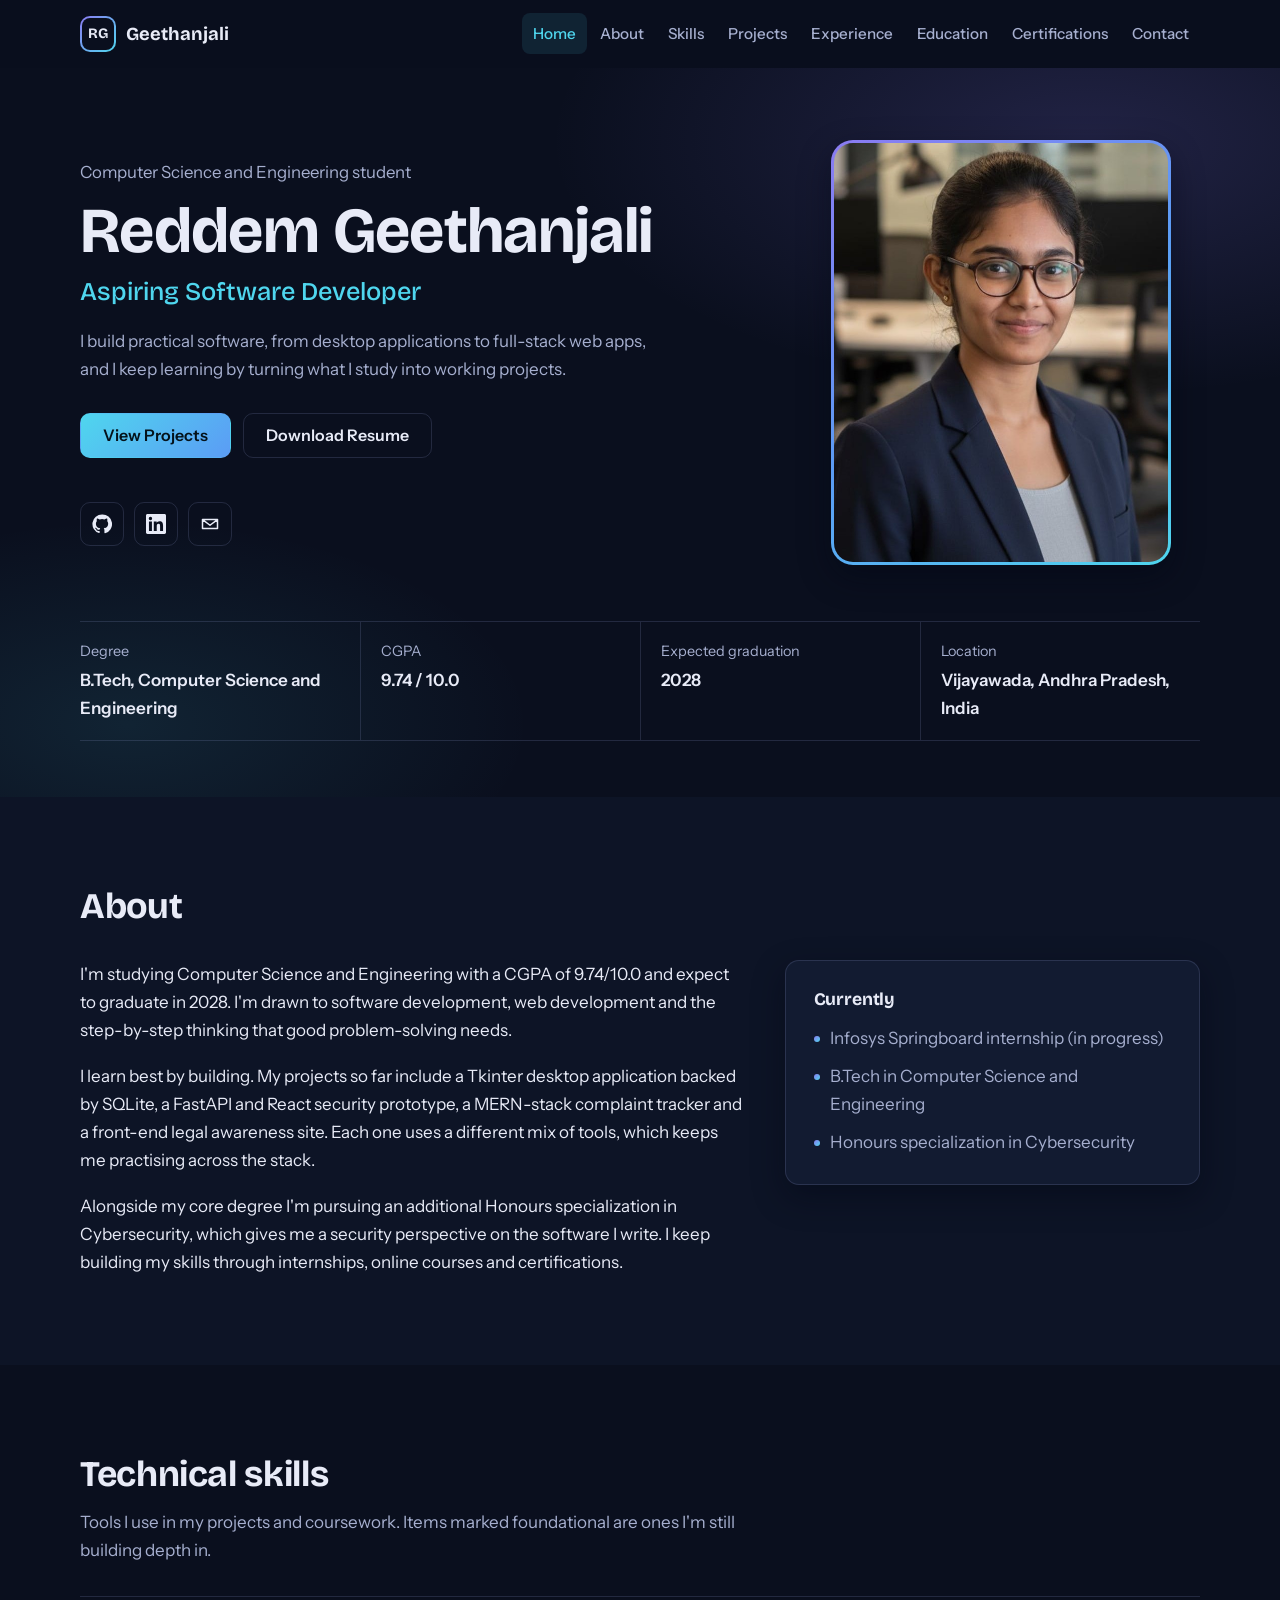
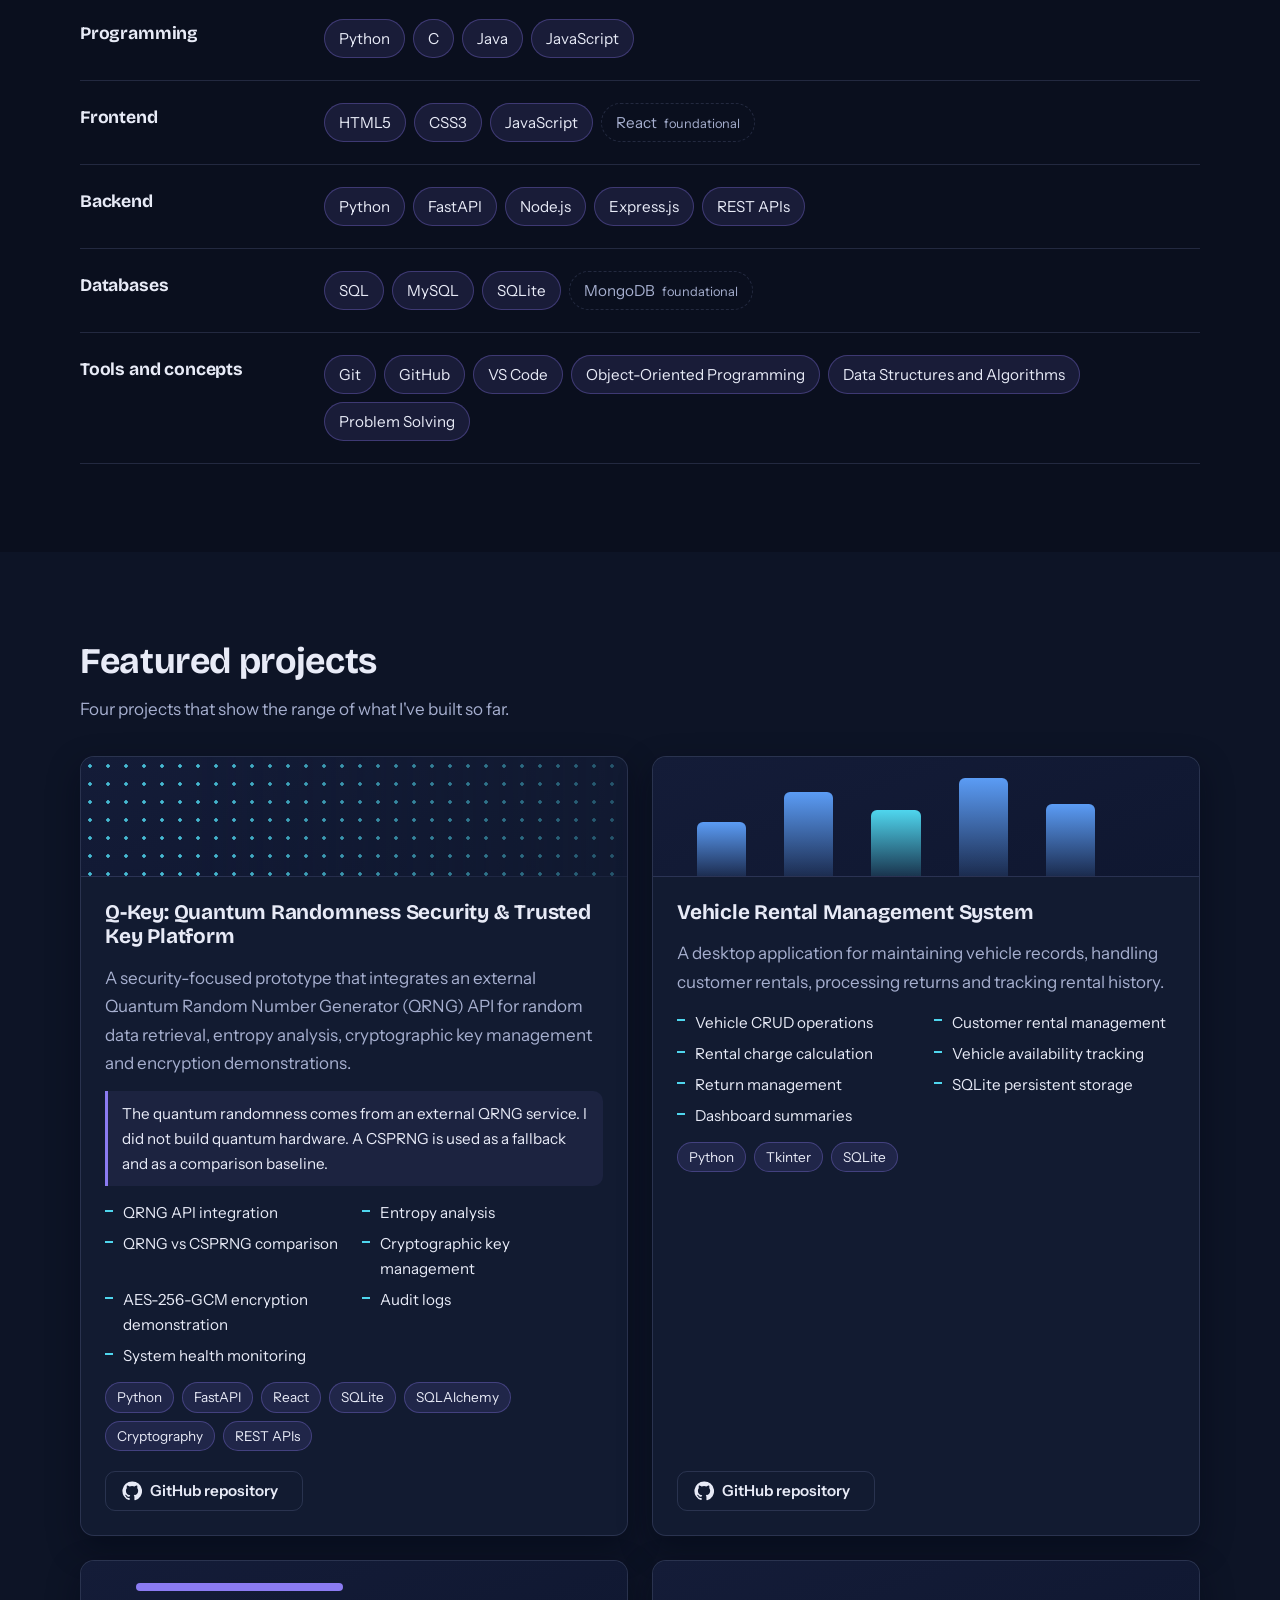
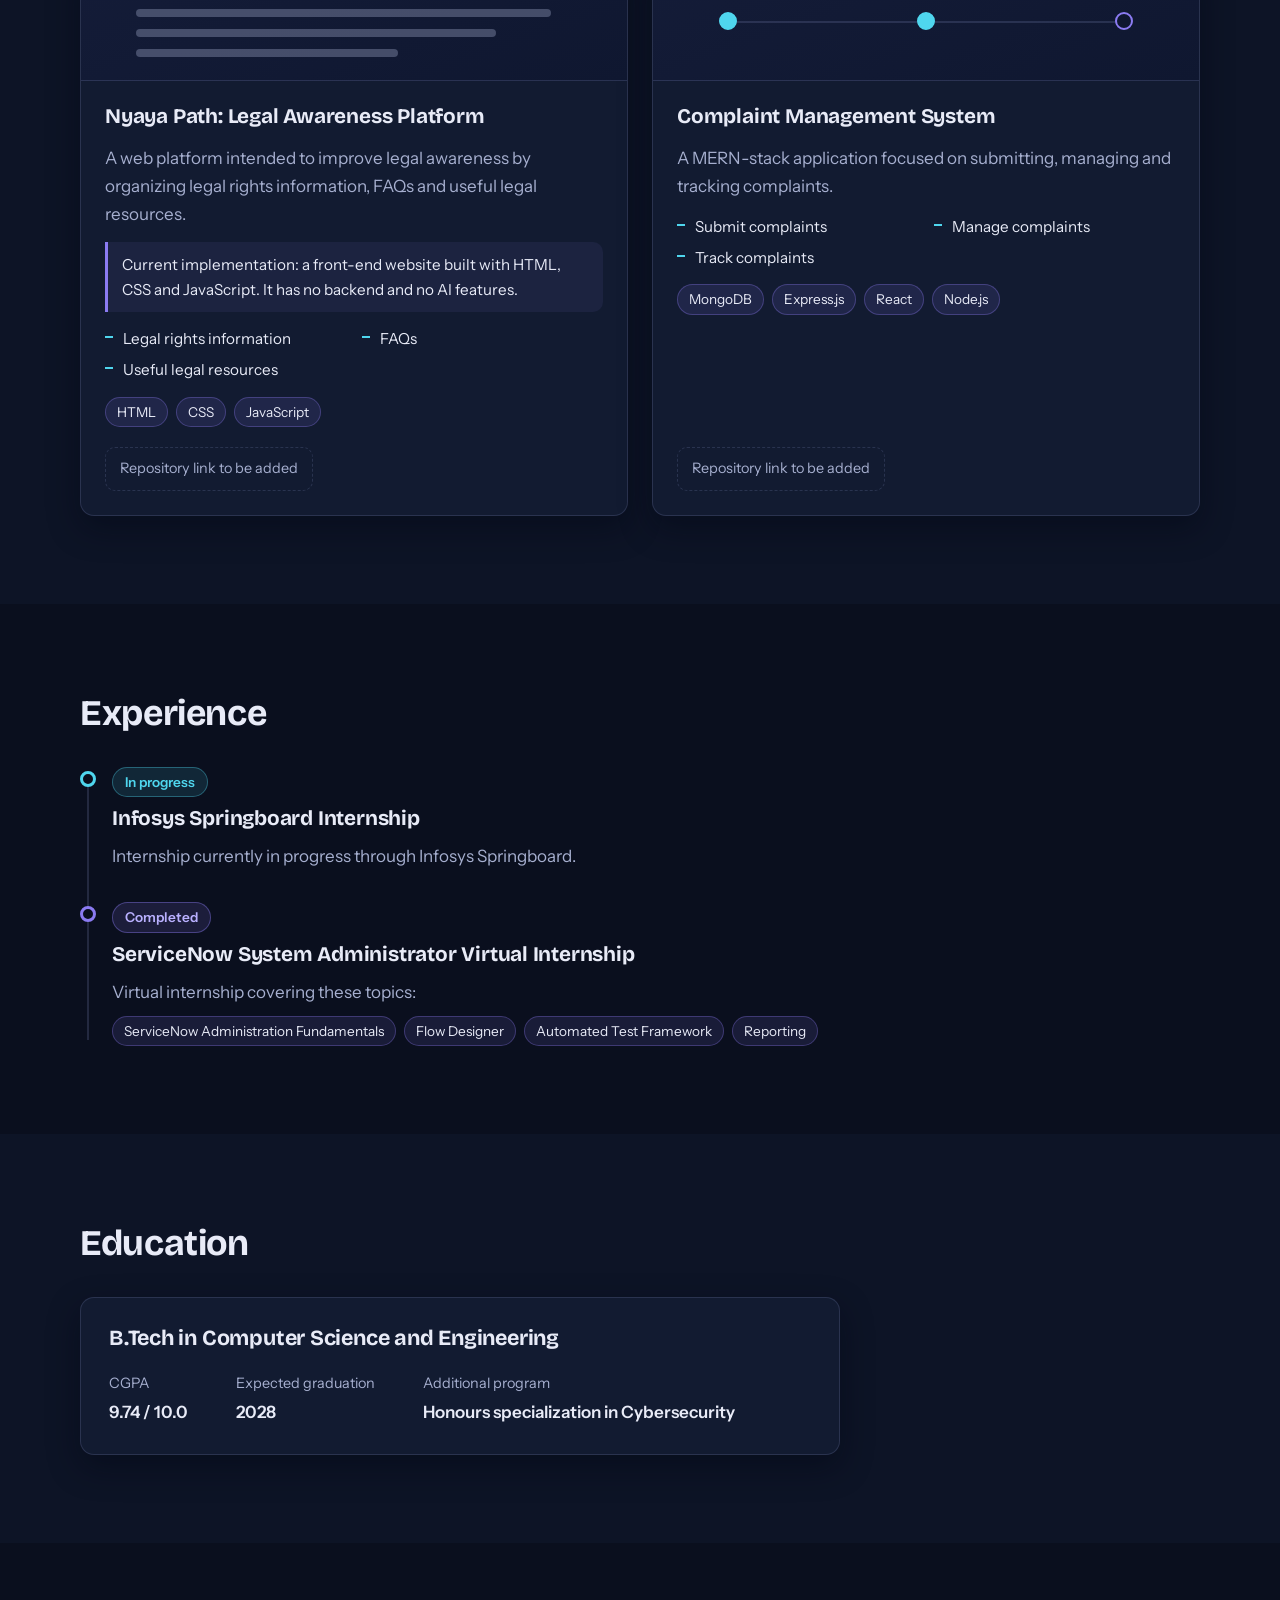
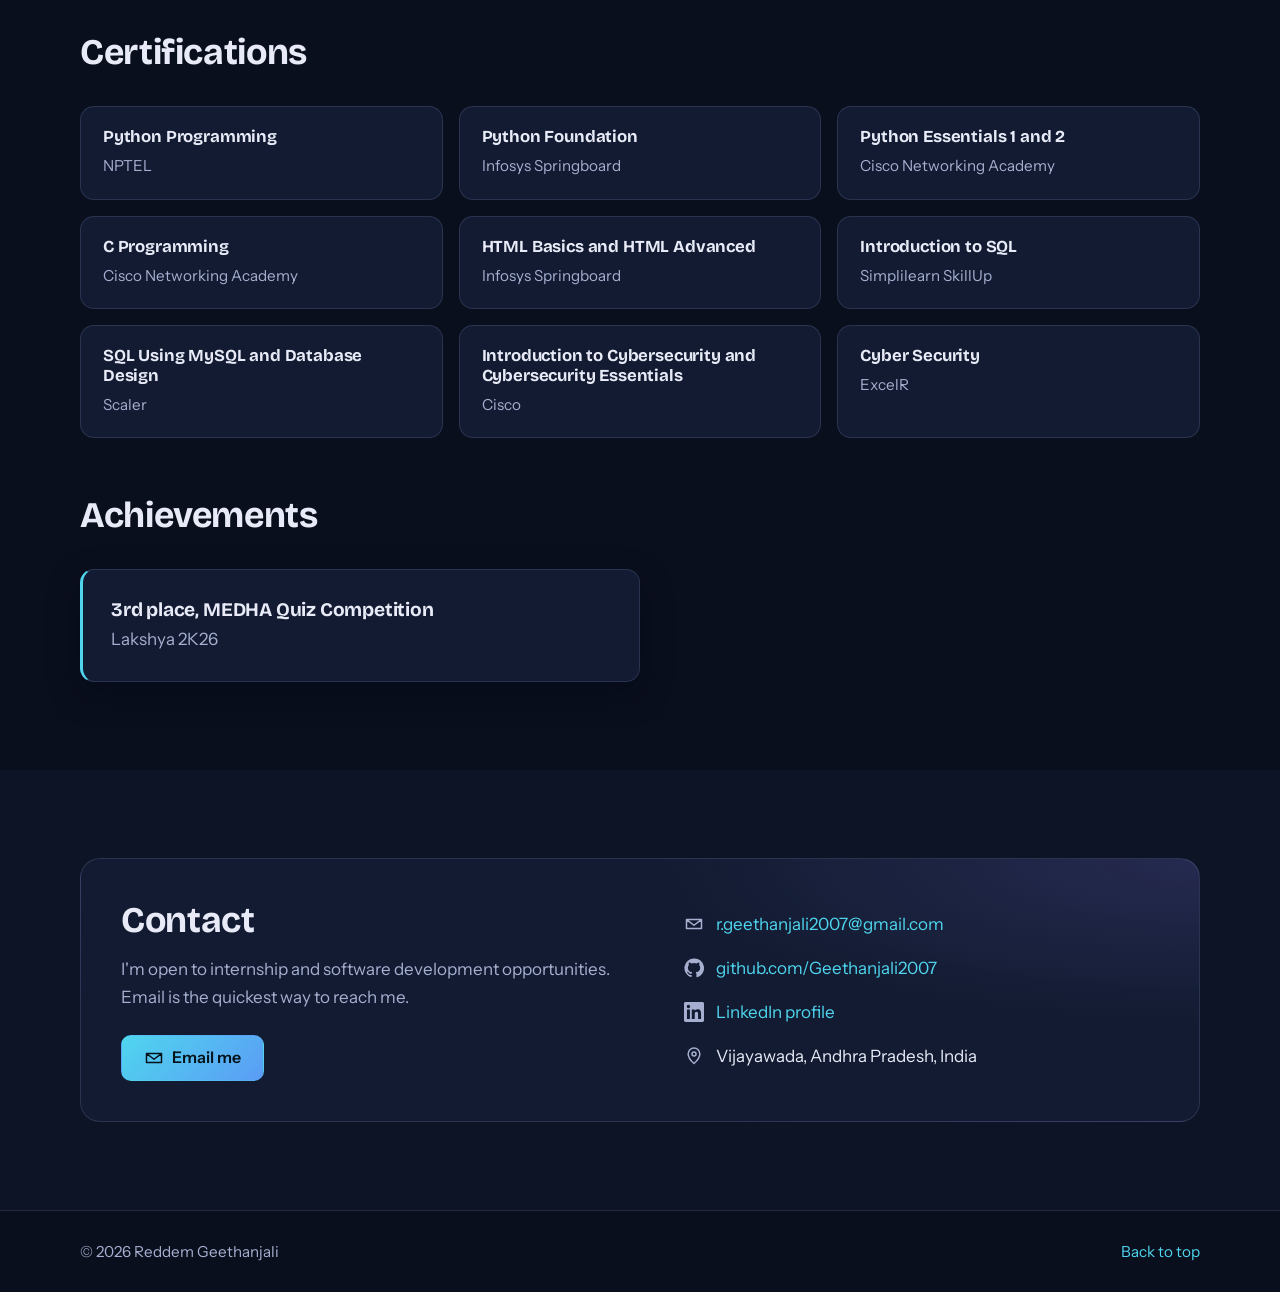
<file: index.html>
<!DOCTYPE html>
<html lang="en">
<head>
    <meta charset="UTF-8">
    <meta name="viewport" content="width=device-width, initial-scale=1.0">
    <title>Reddem Geethanjali | Aspiring Software Developer</title>
    <meta name="description" content="Portfolio of Reddem Geethanjali, a Computer Science and Engineering student and aspiring software developer from Vijayawada, India. Projects, skills, internships and certifications.">
    <meta name="author" content="Reddem Geethanjali">
    <meta name="theme-color" content="#0a0f1e">

    <!-- Open Graph. TODO: update the URLs below if your GitHub Pages address is different. -->
    <meta property="og:type" content="website">
    <meta property="og:title" content="Reddem Geethanjali | Aspiring Software Developer">
    <meta property="og:description" content="Computer Science and Engineering student building practical software. See my projects, skills, internships and certifications.">
    <meta property="og:url" content="https://geethanjali2007.github.io/portfolio/">
    <meta property="og:image" content="profile.jpeg">
    <meta property="og:image:alt" content="Portrait of Reddem Geethanjali">

    <link rel="icon" href="favicon.svg" type="image/svg+xml">

    <link rel="preconnect" href="https://fonts.googleapis.com">
    <link rel="preconnect" href="https://fonts.gstatic.com" crossorigin>
    <link href="https://fonts.googleapis.com/css2?family=Bricolage+Grotesque:opsz,wght@12..96,500;12..96,700&family=Instrument+Sans:wght@400;500;600&display=swap" rel="stylesheet">
    <link rel="stylesheet" href="styles.css">
    <script>document.documentElement.classList.add('js');</script>
</head>
<body>
    <a class="skip-link" href="#main">Skip to content</a>

    <!-- Icon sprite (GitHub, LinkedIn, mail, pin) -->
    <svg width="0" height="0" style="position:absolute" aria-hidden="true" focusable="false">
        <symbol id="i-github" viewBox="0 0 24 24"><path fill="currentColor" d="M12 .5a11.5 11.5 0 0 0-3.64 22.41c.58.11.79-.25.79-.56v-2c-3.2.7-3.88-1.37-3.88-1.37-.52-1.33-1.28-1.69-1.28-1.69-1.04-.71.08-.7.08-.7 1.16.08 1.77 1.19 1.77 1.19 1.03 1.77 2.7 1.26 3.36.96.1-.75.4-1.26.73-1.55-2.55-.29-5.24-1.28-5.24-5.69 0-1.26.45-2.28 1.19-3.09-.12-.29-.52-1.46.11-3.05 0 0 .97-.31 3.17 1.18a10.9 10.9 0 0 1 5.76 0c2.2-1.49 3.17-1.18 3.17-1.18.63 1.59.23 2.76.11 3.05.74.81 1.19 1.83 1.19 3.09 0 4.42-2.7 5.4-5.27 5.68.41.36.78 1.06.78 2.14v3.17c0 .31.21.68.8.56A11.5 11.5 0 0 0 12 .5Z"/></symbol>
        <symbol id="i-linkedin" viewBox="0 0 24 24"><path fill="currentColor" d="M20.45 20.45h-3.56v-5.57c0-1.33-.02-3.04-1.85-3.04-1.85 0-2.14 1.45-2.14 2.94v5.67H9.35V9h3.41v1.56h.05c.48-.9 1.64-1.85 3.37-1.85 3.6 0 4.27 2.37 4.27 5.46v6.28ZM5.34 7.43a2.06 2.06 0 1 1 0-4.12 2.06 2.06 0 0 1 0 4.12ZM7.12 20.45H3.56V9h3.56v11.45ZM22.22 0H1.77C.79 0 0 .77 0 1.73v20.54C0 23.23.79 24 1.77 24h20.45c.98 0 1.78-.77 1.78-1.73V1.73C24 .77 23.2 0 22.22 0Z"/></symbol>
        <symbol id="i-mail" viewBox="0 0 24 24"><path fill="none" stroke="currentColor" stroke-width="1.8" stroke-linecap="round" stroke-linejoin="round" d="M3 6.5h18v11H3zM3.5 7l8.5 6.5L20.5 7"/></symbol>
        <symbol id="i-pin" viewBox="0 0 24 24"><path fill="none" stroke="currentColor" stroke-width="1.8" stroke-linecap="round" stroke-linejoin="round" d="M12 21s7-6.2 7-11.5A7 7 0 0 0 5 9.5C5 14.8 12 21 12 21Z"/><circle cx="12" cy="9.5" r="2.4" fill="none" stroke="currentColor" stroke-width="1.8"/></symbol>
    </svg>

    <!-- Navigation -->
    <header class="site-header" id="top">
        <div class="container header-inner">
            <a class="brand" href="#home" aria-label="Reddem Geethanjali, home">
                <span class="brand-mark" aria-hidden="true">RG</span>
                <span class="brand-name">Geethanjali</span>
            </a>

            <button class="nav-toggle" type="button" aria-expanded="false" aria-controls="site-nav" aria-label="Open menu">
                <span class="nav-toggle-bar" aria-hidden="true"></span>
            </button>

            <nav class="site-nav" id="site-nav" aria-label="Primary">
                <ul>
                    <li><a href="#home">Home</a></li>
                    <li><a href="#about">About</a></li>
                    <li><a href="#skills">Skills</a></li>
                    <li><a href="#projects">Projects</a></li>
                    <li><a href="#experience">Experience</a></li>
                    <li><a href="#education">Education</a></li>
                    <li><a href="#certifications">Certifications</a></li>
                    <li><a href="#contact">Contact</a></li>
                </ul>
            </nav>
        </div>
    </header>

    <main id="main">

        <!-- Hero -->
        <section class="hero" id="home" aria-labelledby="hero-title">
            <div class="container hero-grid">
                <div class="hero-copy">
                    <p class="hero-kicker">Computer Science and Engineering student</p>
                    <h1 id="hero-title">Reddem Geethanjali</h1>
                    <p class="hero-role">Aspiring Software Developer</p>
                    <p class="hero-intro">
                        I build practical software, from desktop applications to full-stack web apps,
                        and I keep learning by turning what I study into working projects.
                    </p>

                    <div class="hero-actions">
                        <a class="btn btn-primary" href="#projects">View Projects</a>
                        <a class="btn btn-secondary" href="resume/Geethanjali_Resume_PLACEHOLDER.pdf" download data-resume>Download Resume</a>
                    </div>
                    <p class="resume-status" id="resume-status" role="status" aria-live="polite"></p>

                    <ul class="social-links" aria-label="Social links">
                        <li>
                            <a href="https://github.com/Geethanjali2007" target="_blank" rel="noopener noreferrer" aria-label="GitHub profile (opens in a new tab)">
                                <svg class="icon" aria-hidden="true"><use href="#i-github"/></svg>
                            </a>
                        </li>
                        <li>
                            <a href="https://www.linkedin.com/in/reddem-geethanjali" target="_blank" rel="noopener noreferrer" aria-label="LinkedIn profile (opens in a new tab)">
                                <svg class="icon" aria-hidden="true"><use href="#i-linkedin"/></svg>
                            </a>
                        </li>
                        <li>
                            <a href="mailto:r.geethanjali2007@gmail.com" aria-label="Send an email">
                                <svg class="icon" aria-hidden="true"><use href="#i-mail"/></svg>
                            </a>
                        </li>
                    </ul>
                </div>

                <figure class="hero-photo">
                    <img src="profile.jpeg" width="663" height="985" alt="Portrait of Reddem Geethanjali in a navy blazer">
                </figure>
            </div>

            <div class="container">
                <dl class="glance">
                    <div><dt>Degree</dt><dd>B.Tech, Computer Science and Engineering</dd></div>
                    <div><dt>CGPA</dt><dd>9.74 / 10.0</dd></div>
                    <div><dt>Expected graduation</dt><dd>2028</dd></div>
                    <div><dt>Location</dt><dd>Vijayawada, Andhra Pradesh, India</dd></div>
                </dl>
            </div>
        </section>

        <!-- About -->
        <section class="section" id="about" aria-labelledby="about-title">
            <div class="container">
                <h2 class="section-title" id="about-title">About</h2>
                <div class="about-grid">
                    <div class="prose">
                        <p>
                            I'm studying Computer Science and Engineering with a CGPA of 9.74/10.0 and expect to
                            graduate in 2028. I'm drawn to software development, web development and the
                            step-by-step thinking that good problem-solving needs.
                        </p>
                        <p>
                            I learn best by building. My projects so far include a Tkinter desktop application
                            backed by SQLite, a FastAPI and React security prototype, a MERN-stack complaint
                            tracker and a front-end legal awareness site. Each one uses a different mix of tools,
                            which keeps me practising across the stack.
                        </p>
                        <p>
                            Alongside my core degree I'm pursuing an additional Honours specialization in
                            Cybersecurity, which gives me a security perspective on the software I write. I keep
                            building my skills through internships, online courses and certifications.
                        </p>
                    </div>
                    <aside class="panel about-aside" aria-label="Current focus">
                        <h3 class="panel-title">Currently</h3>
                        <ul class="plain-list">
                            <li>Infosys Springboard internship (in progress)</li>
                            <li>B.Tech in Computer Science and Engineering</li>
                            <li>Honours specialization in Cybersecurity</li>
                        </ul>
                    </aside>
                </div>
            </div>
        </section>

        <!-- Skills -->
        <section class="section" id="skills" aria-labelledby="skills-title">
            <div class="container">
                <h2 class="section-title" id="skills-title">Technical skills</h2>
                <p class="section-lead">Tools I use in my projects and coursework. Items marked foundational are ones I'm still building depth in.</p>

                <div class="skill-table">
                    <div class="skill-row">
                        <h3>Programming</h3>
                        <ul class="chips">
                            <li>Python</li><li>C</li><li>Java</li><li>JavaScript</li>
                        </ul>
                    </div>
                    <div class="skill-row">
                        <h3>Frontend</h3>
                        <ul class="chips">
                            <li>HTML5</li><li>CSS3</li><li>JavaScript</li><li class="chip-soft">React <span>foundational</span></li>
                        </ul>
                    </div>
                    <div class="skill-row">
                        <h3>Backend</h3>
                        <ul class="chips">
                            <li>Python</li><li>FastAPI</li><li>Node.js</li><li>Express.js</li><li>REST APIs</li>
                        </ul>
                    </div>
                    <div class="skill-row">
                        <h3>Databases</h3>
                        <ul class="chips">
                            <li>SQL</li><li>MySQL</li><li>SQLite</li><li class="chip-soft">MongoDB <span>foundational</span></li>
                        </ul>
                    </div>
                    <div class="skill-row">
                        <h3>Tools and concepts</h3>
                        <ul class="chips">
                            <li>Git</li><li>GitHub</li><li>VS Code</li><li>Object-Oriented Programming</li><li>Data Structures and Algorithms</li><li>Problem Solving</li>
                        </ul>
                    </div>
                </div>
            </div>
        </section>

        <!-- Projects -->
        <section class="section" id="projects" aria-labelledby="projects-title">
            <div class="container">
                <h2 class="section-title" id="projects-title">Featured projects</h2>
                <p class="section-lead">Four projects that show the range of what I've built so far.</p>

                <div class="project-grid">

                    <!-- Project 1: Q-Key -->
                    <article class="card project" data-reveal>
                        <div class="art art-bits" aria-hidden="true"></div>
                        <div class="project-body">
                            <h3>Q-Key: Quantum Randomness Security &amp; Trusted Key Platform</h3>
                            <p>
                                A security-focused prototype that integrates an external Quantum Random Number
                                Generator (QRNG) API for random data retrieval, entropy analysis, cryptographic key
                                management and encryption demonstrations.
                            </p>
                            <p class="note">
                                The quantum randomness comes from an external QRNG service. I did not build quantum
                                hardware. A CSPRNG is used as a fallback and as a comparison baseline.
                            </p>
                            <ul class="feature-list">
                                <li>QRNG API integration</li>
                                <li>Entropy analysis</li>
                                <li>QRNG vs CSPRNG comparison</li>
                                <li>Cryptographic key management</li>
                                <li>AES-256-GCM encryption demonstration</li>
                                <li>Audit logs</li>
                                <li>System health monitoring</li>
                            </ul>
                            <ul class="chips chips-small" aria-label="Technologies used">
                                <li>Python</li><li>FastAPI</li><li>React</li><li>SQLite</li><li>SQLAlchemy</li><li>Cryptography</li><li>REST APIs</li>
                            </ul>
                            <div class="project-actions">
                                <a class="btn btn-secondary btn-small" href="https://github.com/Geethanjali2007/q-key" target="_blank" rel="noopener noreferrer">
                                    <svg class="icon" aria-hidden="true"><use href="#i-github"/></svg>
                                    GitHub repository<span class="sr-only"> for Q-Key (opens in a new tab)</span>
                                </a>
                            </div>
                        </div>
                    </article>

                    <!-- Project 2: Vehicle Rental -->
                    <article class="card project" data-reveal>
                        <div class="art art-dash" aria-hidden="true"><i></i><i></i><i></i><i></i><i></i></div>
                        <div class="project-body">
                            <h3>Vehicle Rental Management System</h3>
                            <p>
                                A desktop application for maintaining vehicle records, handling customer rentals,
                                processing returns and tracking rental history.
                            </p>
                            <ul class="feature-list">
                                <li>Vehicle CRUD operations</li>
                                <li>Customer rental management</li>
                                <li>Rental charge calculation</li>
                                <li>Vehicle availability tracking</li>
                                <li>Return management</li>
                                <li>SQLite persistent storage</li>
                                <li>Dashboard summaries</li>
                            </ul>
                            <ul class="chips chips-small" aria-label="Technologies used">
                                <li>Python</li><li>Tkinter</li><li>SQLite</li>
                            </ul>
                            <div class="project-actions">
                                <a class="btn btn-secondary btn-small" href="https://github.com/Geethanjali2007/Vehicle-Rental-System" target="_blank" rel="noopener noreferrer">
                                    <svg class="icon" aria-hidden="true"><use href="#i-github"/></svg>
                                    GitHub repository<span class="sr-only"> for Vehicle Rental Management System (opens in a new tab)</span>
                                </a>
                            </div>
                        </div>
                    </article>

                    <!-- Project 3: Nyaya Path -->
                    <article class="card project" data-reveal>
                        <div class="art art-doc" aria-hidden="true"><i></i><i></i><i></i><i></i></div>
                        <div class="project-body">
                            <h3>Nyaya Path: Legal Awareness Platform</h3>
                            <p>
                                A web platform intended to improve legal awareness by organizing legal rights
                                information, FAQs and useful legal resources.
                            </p>
                            <p class="note">
                                Current implementation: a front-end website built with HTML, CSS and JavaScript.
                                It has no backend and no AI features.
                            </p>
                            <ul class="feature-list">
                                <li>Legal rights information</li>
                                <li>FAQs</li>
                                <li>Useful legal resources</li>
                            </ul>
                            <ul class="chips chips-small" aria-label="Technologies used">
                                <li>HTML</li><li>CSS</li><li>JavaScript</li>
                            </ul>
                            <div class="project-actions">
                                <!-- TODO: replace this span with a GitHub link when the repository URL is ready:
                                <a class="btn btn-secondary btn-small" href="https://github.com/Geethanjali2007/REPO-NAME" target="_blank" rel="noopener noreferrer">GitHub repository</a> -->
                                <span class="pending">Repository link to be added</span>
                            </div>
                        </div>
                    </article>

                    <!-- Project 4: Complaint Management -->
                    <article class="card project" data-reveal>
                        <div class="art art-track" aria-hidden="true"><i></i><i></i><i></i></div>
                        <div class="project-body">
                            <h3>Complaint Management System</h3>
                            <p>
                                A MERN-stack application focused on submitting, managing and tracking complaints.
                            </p>
                            <ul class="feature-list">
                                <li>Submit complaints</li>
                                <li>Manage complaints</li>
                                <li>Track complaints</li>
                            </ul>
                            <ul class="chips chips-small" aria-label="Technologies used">
                                <li>MongoDB</li><li>Express.js</li><li>React</li><li>Node.js</li>
                            </ul>
                            <div class="project-actions">
                                <!-- TODO: replace this span with a GitHub link when the repository URL is ready:
                                <a class="btn btn-secondary btn-small" href="https://github.com/Geethanjali2007/REPO-NAME" target="_blank" rel="noopener noreferrer">GitHub repository</a> -->
                                <span class="pending">Repository link to be added</span>
                            </div>
                        </div>
                    </article>

                </div>
            </div>
        </section>

        <!-- Experience -->
        <section class="section" id="experience" aria-labelledby="experience-title">
            <div class="container">
                <h2 class="section-title" id="experience-title">Experience</h2>

                <ol class="timeline">
                    <li class="timeline-item" data-reveal>
                        <span class="status status-live">In progress</span>
                        <h3>Infosys Springboard Internship</h3>
                        <p>Internship currently in progress through Infosys Springboard.</p>
                    </li>
                    <li class="timeline-item" data-reveal>
                        <span class="status status-done">Completed</span>
                        <h3>ServiceNow System Administrator Virtual Internship</h3>
                        <p>Virtual internship covering these topics:</p>
                        <ul class="chips chips-small" aria-label="Topics covered">
                            <li>ServiceNow Administration Fundamentals</li>
                            <li>Flow Designer</li>
                            <li>Automated Test Framework</li>
                            <li>Reporting</li>
                        </ul>
                    </li>
                </ol>
            </div>
        </section>

        <!-- Education -->
        <section class="section" id="education" aria-labelledby="education-title">
            <div class="container">
                <h2 class="section-title" id="education-title">Education</h2>

                <div class="panel education" data-reveal>
                    <h3>B.Tech in Computer Science and Engineering</h3>
                    <!-- Add your college name here if you want it shown, e.g. <p class="muted">Your College Name</p> -->
                    <dl class="edu-facts">
                        <div><dt>CGPA</dt><dd>9.74 / 10.0</dd></div>
                        <div><dt>Expected graduation</dt><dd>2028</dd></div>
                        <div><dt>Additional program</dt><dd>Honours specialization in Cybersecurity</dd></div>
                    </dl>
                </div>
            </div>
        </section>

        <!-- Certifications and achievements -->
        <section class="section" id="certifications" aria-labelledby="certs-title">
            <div class="container">
                <h2 class="section-title" id="certs-title">Certifications</h2>

                <ul class="cert-grid">
                    <li class="card cert" data-reveal><h3>Python Programming</h3><p>NPTEL</p></li>
                    <li class="card cert" data-reveal><h3>Python Foundation</h3><p>Infosys Springboard</p></li>
                    <li class="card cert" data-reveal><h3>Python Essentials 1 and 2</h3><p>Cisco Networking Academy</p></li>
                    <li class="card cert" data-reveal><h3>C Programming</h3><p>Cisco Networking Academy</p></li>
                    <li class="card cert" data-reveal><h3>HTML Basics and HTML Advanced</h3><p>Infosys Springboard</p></li>
                    <li class="card cert" data-reveal><h3>Introduction to SQL</h3><p>Simplilearn SkillUp</p></li>
                    <li class="card cert" data-reveal><h3>SQL Using MySQL and Database Design</h3><p>Scaler</p></li>
                    <li class="card cert" data-reveal><h3>Introduction to Cybersecurity and Cybersecurity Essentials</h3><p>Cisco</p></li>
                    <li class="card cert" data-reveal><h3>Cyber Security</h3><p>ExcelR</p></li>
                </ul>

                <h2 class="section-title section-title-sub" id="achievements-title">Achievements</h2>
                <div class="panel achievement" data-reveal>
                    <h3>3rd place, MEDHA Quiz Competition</h3>
                    <p>Lakshya 2K26</p>
                </div>
            </div>
        </section>

        <!-- Contact -->
        <section class="section" id="contact" aria-labelledby="contact-title">
            <div class="container">
                <div class="contact-panel" data-reveal>
                    <div>
                        <h2 class="section-title" id="contact-title">Contact</h2>
                        <p class="section-lead">I'm open to internship and software development opportunities. Email is the quickest way to reach me.</p>
                        <a class="btn btn-primary" href="mailto:r.geethanjali2007@gmail.com">
                            <svg class="icon" aria-hidden="true"><use href="#i-mail"/></svg>
                            Email me
                        </a>
                    </div>
                    <ul class="contact-list">
                        <li>
                            <svg class="icon" aria-hidden="true"><use href="#i-mail"/></svg>
                            <a href="mailto:r.geethanjali2007@gmail.com">r.geethanjali2007@gmail.com</a>
                        </li>
                        <li>
                            <svg class="icon" aria-hidden="true"><use href="#i-github"/></svg>
                            <a href="https://github.com/Geethanjali2007" target="_blank" rel="noopener noreferrer">github.com/Geethanjali2007<span class="sr-only"> (opens in a new tab)</span></a>
                        </li>
                        <li>
                            <svg class="icon" aria-hidden="true"><use href="#i-linkedin"/></svg>
                            <a href="https://www.linkedin.com/in/reddem-geethanjali" target="_blank" rel="noopener noreferrer">LinkedIn profile<span class="sr-only"> (opens in a new tab)</span></a>
                        </li>
                        <li>
                            <svg class="icon" aria-hidden="true"><use href="#i-pin"/></svg>
                            <span>Vijayawada, Andhra Pradesh, India</span>
                        </li>
                    </ul>
                </div>
            </div>
        </section>
    </main>

    <footer class="site-footer">
        <div class="container footer-inner">
            <p>&copy; 2026 Reddem Geethanjali</p>
            <a href="#top">Back to top</a>
        </div>
    </footer>

    <script src="script.js" defer></script>
</body>
</html>
</file>
<file: styles.css>
/* ==========================================================================
   Portfolio styles: Reddem Geethanjali
   Sections: tokens, base, layout, header, hero, content blocks, footer, responsive
   ========================================================================== */

/* ---- Design tokens ---- */
:root {
    --bg: #0a0f1e;
    --bg-alt: #0d1426;
    --surface: #121b31;
    --surface-hover: #172340;
    --line: rgba(148, 163, 215, 0.18);
    --text: #e8ebf7;
    --muted: #a6afcf;
    --violet: #8b7bf2;
    --blue: #5b9cf5;
    --cyan: #4fd6ee;

    --font-head: "Bricolage Grotesque", "Segoe UI", system-ui, sans-serif;
    --font-body: "Instrument Sans", "Segoe UI", system-ui, -apple-system, sans-serif;

    --radius: 14px;
    --radius-sm: 10px;
    --shadow: 0 12px 32px rgba(2, 6, 20, 0.45);
    --header-h: 68px;
    --ease: 0.25s ease;
}

/* ---- Base ---- */
*, *::before, *::after { box-sizing: border-box; }

html {
    scroll-behavior: smooth;
    scroll-padding-top: calc(var(--header-h) + 12px);
    -webkit-text-size-adjust: 100%;
}

body {
    margin: 0;
    font-family: var(--font-body);
    font-size: 1.0625rem;
    line-height: 1.65;
    color: var(--text);
    background: var(--bg);
    overflow-x: hidden;
}

img { display: block; max-width: 100%; height: auto; }
h1, h2, h3 { font-family: var(--font-head); line-height: 1.2; margin: 0; letter-spacing: -0.01em; }
p { margin: 0; }
ul, ol { margin: 0; padding: 0; list-style: none; }
a { color: var(--cyan); text-decoration: none; }
a:hover { text-decoration: underline; text-underline-offset: 3px; }

:focus-visible {
    outline: 2px solid var(--cyan);
    outline-offset: 3px;
    border-radius: 6px;
}

.icon { width: 1.25rem; height: 1.25rem; flex: none; }

.sr-only {
    position: absolute; width: 1px; height: 1px; margin: -1px; padding: 0;
    overflow: hidden; clip: rect(0, 0, 0, 0); white-space: nowrap; border: 0;
}

.skip-link {
    position: absolute; left: 12px; top: -60px; z-index: 100;
    background: var(--cyan); color: #04121a; padding: 10px 16px;
    border-radius: var(--radius-sm); font-weight: 600;
}
.skip-link:focus { top: 12px; text-decoration: none; }

/* ---- Layout ---- */
.container { width: min(1120px, 100% - 48px); margin-inline: auto; }
.section { padding: 88px 0; }
.section:nth-of-type(even) { background: var(--bg-alt); }

.section-title { font-size: clamp(1.75rem, 3vw, 2.25rem); }
.section-title-sub { margin-top: 56px; margin-bottom: 20px; }
.section-lead { color: var(--muted); max-width: 62ch; margin-top: 12px; }
.section-title + .about-grid,
.section-title + .timeline,
.section-title + .panel,
.section-title + .cert-grid { margin-top: 32px; }
.section-lead + .skill-table,
.section-lead + .project-grid { margin-top: 32px; }

/* ---- Buttons and chips ---- */
.btn {
    display: inline-flex; align-items: center; justify-content: center; gap: 8px;
    padding: 12px 22px; border-radius: var(--radius-sm);
    font: 600 1rem var(--font-body); line-height: 1.2;
    border: 1px solid transparent; cursor: pointer;
    transition: transform var(--ease), background var(--ease), border-color var(--ease), box-shadow var(--ease);
}
.btn:hover { text-decoration: none; transform: translateY(-2px); }
.btn-primary {
    color: #04121a;
    background: linear-gradient(135deg, var(--cyan), var(--blue));
}
.btn-primary:hover { box-shadow: 0 8px 24px rgba(79, 214, 238, 0.28); }
.btn-secondary { color: var(--text); background: transparent; border-color: var(--line); }
.btn-secondary:hover { border-color: var(--cyan); background: rgba(79, 214, 238, 0.07); }
.btn-small { padding: 9px 16px; font-size: 0.95rem; }

.chips { display: flex; flex-wrap: wrap; gap: 8px; }
.chips li {
    padding: 6px 14px; border-radius: 999px; font-size: 0.95rem;
    background: rgba(139, 123, 242, 0.12); border: 1px solid rgba(139, 123, 242, 0.32);
}
.chips .chip-soft { background: transparent; border-style: dashed; border-color: var(--line); color: var(--muted); }
.chips .chip-soft span { font-size: 0.8rem; margin-left: 4px; color: var(--muted); }
.chips-small li { padding: 3px 11px; font-size: 0.85rem; }

.card, .panel {
    background: var(--surface); border: 1px solid var(--line);
    border-radius: var(--radius); box-shadow: var(--shadow);
}
.panel { padding: 28px; }
.panel-title { font-size: 1.1rem; margin-bottom: 14px; }
.muted { color: var(--muted); }

/* ---- Header ---- */
.site-header {
    position: sticky; top: 0; z-index: 50; height: var(--header-h);
    background: rgba(10, 15, 30, 0.82);
    -webkit-backdrop-filter: blur(12px); backdrop-filter: blur(12px);
    border-bottom: 1px solid transparent; transition: border-color var(--ease);
}
.site-header.is-scrolled { border-bottom-color: var(--line); }
.header-inner { height: 100%; display: flex; align-items: center; justify-content: space-between; gap: 16px; }

.brand { display: inline-flex; align-items: center; gap: 10px; color: var(--text); font: 700 1.15rem var(--font-head); }
.brand:hover { text-decoration: none; }
.brand-mark {
    display: grid; place-items: center; width: 36px; height: 36px; border-radius: 10px;
    font-size: 0.9rem; color: var(--text);
    background: linear-gradient(var(--bg), var(--bg)) padding-box, linear-gradient(135deg, var(--violet), var(--cyan)) border-box;
    border: 2px solid transparent;
}

.site-nav ul { display: flex; align-items: center; gap: 2px; }
.site-nav a {
    display: block; padding: 8px 11px; border-radius: 8px;
    color: var(--muted); font-size: 0.95rem; font-weight: 500;
    transition: color var(--ease), background var(--ease);
}
.site-nav a:hover { color: var(--text); text-decoration: none; background: rgba(255, 255, 255, 0.05); }
.site-nav a[aria-current="true"] { color: var(--cyan); background: rgba(79, 214, 238, 0.1); }

.nav-toggle {
    display: none; width: 44px; height: 44px; padding: 0; cursor: pointer;
    background: transparent; border: 1px solid var(--line); border-radius: var(--radius-sm);
    align-items: center; justify-content: center;
}
.nav-toggle-bar, .nav-toggle-bar::before, .nav-toggle-bar::after {
    display: block; width: 20px; height: 2px; background: var(--text); border-radius: 2px;
    transition: transform var(--ease), background var(--ease);
}
.nav-toggle-bar { position: relative; }
.nav-toggle-bar::before, .nav-toggle-bar::after { content: ""; position: absolute; left: 0; }
.nav-toggle-bar::before { top: -6px; }
.nav-toggle-bar::after { top: 6px; }
.nav-toggle[aria-expanded="true"] .nav-toggle-bar { background: transparent; }
.nav-toggle[aria-expanded="true"] .nav-toggle-bar::before { transform: translateY(6px) rotate(45deg); }
.nav-toggle[aria-expanded="true"] .nav-toggle-bar::after { transform: translateY(-6px) rotate(-45deg); }

/* ---- Hero ---- */
.hero {
    padding: 72px 0 56px;
    background:
        radial-gradient(60% 50% at 85% 10%, rgba(139, 123, 242, 0.18), transparent 70%),
        radial-gradient(45% 40% at 10% 90%, rgba(79, 214, 238, 0.1), transparent 70%),
        var(--bg);
}
.hero-grid { display: grid; grid-template-columns: 1.25fr 0.75fr; gap: 56px; align-items: center; }
.hero-kicker { color: var(--muted); font-size: 1.05rem; }
.hero h1 { font-size: clamp(2.5rem, 6vw, 4rem); margin-top: 10px; line-height: 1.05; }
.hero-role { font: 500 clamp(1.25rem, 2.4vw, 1.6rem) var(--font-head); color: var(--cyan); margin-top: 12px; }
.hero-intro { color: var(--muted); max-width: 52ch; margin-top: 20px; }
.hero-actions { display: flex; flex-wrap: wrap; gap: 12px; margin-top: 30px; }
.resume-status { min-height: 1.4em; margin-top: 10px; font-size: 0.9rem; color: var(--muted); }

.social-links { display: flex; gap: 10px; margin-top: 14px; }
.social-links a {
    display: grid; place-items: center; width: 44px; height: 44px; color: var(--text);
    border: 1px solid var(--line); border-radius: var(--radius-sm);
    transition: color var(--ease), border-color var(--ease), transform var(--ease);
}
.social-links a:hover { color: var(--cyan); border-color: var(--cyan); transform: translateY(-2px); text-decoration: none; }

.hero-photo {
    margin: 0; justify-self: center; width: min(100%, 340px); aspect-ratio: 4 / 5;
    border-radius: 22px; padding: 3px;
    background: linear-gradient(145deg, var(--violet), var(--blue) 50%, var(--cyan));
    box-shadow: var(--shadow);
}
.hero-photo img { width: 100%; height: 100%; object-fit: cover; object-position: 50% 12%; border-radius: 19px; }

.glance {
    display: grid; grid-template-columns: repeat(4, 1fr); gap: 0; margin: 56px 0 0;
    border-top: 1px solid var(--line); border-bottom: 1px solid var(--line);
}
.glance div { padding: 18px 20px 18px 0; }
.glance div + div { padding-left: 20px; border-left: 1px solid var(--line); }
.glance dt { font-size: 0.9rem; color: var(--muted); }
.glance dd { margin: 2px 0 0; font-weight: 600; }

/* ---- About ---- */
.about-grid { display: grid; grid-template-columns: 1.6fr 1fr; gap: 40px; align-items: start; }
.prose { display: grid; gap: 18px; max-width: 64ch; }
.plain-list { display: grid; gap: 10px; color: var(--muted); }
.plain-list li { padding-left: 16px; position: relative; }
.plain-list li::before {
    content: ""; position: absolute; left: 0; top: 0.7em; width: 6px; height: 6px; border-radius: 50%;
    background: linear-gradient(135deg, var(--violet), var(--cyan));
}

/* ---- Skills ---- */
.skill-table { border-top: 1px solid var(--line); }
.skill-row {
    display: grid; grid-template-columns: 220px 1fr; gap: 24px; align-items: start;
    padding: 22px 0; border-bottom: 1px solid var(--line);
}
.skill-row h3 { font-size: 1.1rem; padding-top: 4px; }

/* ---- Projects ---- */
.project-grid { display: grid; grid-template-columns: repeat(2, 1fr); gap: 24px; }
.project { display: flex; flex-direction: column; overflow: hidden; transition: transform var(--ease), border-color var(--ease); }
.project:hover { transform: translateY(-4px); border-color: rgba(79, 214, 238, 0.4); }
.project-body { display: flex; flex-direction: column; gap: 14px; padding: 24px; flex: 1; }
.project h3 { font-size: 1.3rem; }
.project p { color: var(--muted); }
.project .note {
    font-size: 0.95rem; color: var(--text); padding: 10px 14px;
    border-left: 3px solid var(--violet); background: rgba(139, 123, 242, 0.08);
    border-radius: 0 var(--radius-sm) var(--radius-sm) 0;
}
.feature-list { display: grid; grid-template-columns: repeat(2, minmax(0, 1fr)); gap: 6px 16px; font-size: 0.95rem; }
.feature-list li { padding-left: 18px; position: relative; }
.feature-list li::before { content: ""; position: absolute; left: 0; top: 0.65em; width: 8px; height: 2px; background: var(--cyan); }
.project-actions { margin-top: auto; padding-top: 6px; }
.pending { display: inline-block; font-size: 0.9rem; color: var(--muted); padding: 9px 14px; border: 1px dashed var(--line); border-radius: var(--radius-sm); }

/* Decorative CSS illustrations (one per project) */
.art { height: 120px; position: relative; overflow: hidden; border-bottom: 1px solid var(--line); background: linear-gradient(160deg, #141c38, #0f1730); }
.art i { position: absolute; display: block; }

.art-bits {
    background-image:
        radial-gradient(circle, rgba(79, 214, 238, 0.85) 1.5px, transparent 2px),
        linear-gradient(160deg, #141c38, #0f1730);
    background-size: 18px 18px, 100% 100%;
    -webkit-mask-image: linear-gradient(90deg, #000 20%, rgba(0, 0, 0, 0.35));
    mask-image: linear-gradient(90deg, #000 20%, rgba(0, 0, 0, 0.35));
}

.art-dash i { bottom: 0; width: 9%; border-radius: 6px 6px 0 0; background: linear-gradient(var(--blue), rgba(91, 156, 245, 0.15)); }
.art-dash i:nth-child(1) { left: 8%;  height: 45%; }
.art-dash i:nth-child(2) { left: 24%; height: 70%; }
.art-dash i:nth-child(3) { left: 40%; height: 55%; background: linear-gradient(var(--cyan), rgba(79, 214, 238, 0.15)); }
.art-dash i:nth-child(4) { left: 56%; height: 82%; }
.art-dash i:nth-child(5) { left: 72%; height: 60%; }

.art-doc i { left: 10%; height: 8px; border-radius: 4px; background: rgba(166, 175, 207, 0.35); }
.art-doc i:nth-child(1) { top: 22px; width: 38%; background: var(--violet); }
.art-doc i:nth-child(2) { top: 48px; width: 76%; }
.art-doc i:nth-child(3) { top: 68px; width: 66%; }
.art-doc i:nth-child(4) { top: 88px; width: 48%; }

.art-track::before { content: ""; position: absolute; left: 12%; right: 12%; top: 50%; height: 2px; background: var(--line); }
.art-track i { top: 50%; width: 18px; height: 18px; margin-top: -9px; border-radius: 50%; border: 2px solid var(--cyan); background: #0f1730; }
.art-track i:nth-child(1) { left: 12%; background: var(--cyan); }
.art-track i:nth-child(2) { left: 50%; margin-left: -9px; background: var(--cyan); }
.art-track i:nth-child(3) { right: 12%; border-color: var(--violet); }

/* ---- Experience timeline ---- */
.timeline { position: relative; display: grid; gap: 32px; padding-left: 32px; max-width: 760px; }
.timeline::before { content: ""; position: absolute; left: 7px; top: 6px; bottom: 6px; width: 2px; background: var(--line); }
.timeline-item { position: relative; display: grid; gap: 10px; justify-items: start; }
.timeline-item::before {
    content: ""; position: absolute; left: -32px; top: 4px; width: 16px; height: 16px; border-radius: 50%;
    background: var(--bg); border: 3px solid var(--violet);
}
.timeline-item:first-child::before { border-color: var(--cyan); }
.timeline-item h3 { font-size: 1.3rem; }
.timeline-item p { color: var(--muted); }
.status { font-size: 0.85rem; font-weight: 600; padding: 3px 12px; border-radius: 999px; }
.status-live { color: var(--cyan); background: rgba(79, 214, 238, 0.12); border: 1px solid rgba(79, 214, 238, 0.35); }
.status-done { color: #b9b0ff; background: rgba(139, 123, 242, 0.14); border: 1px solid rgba(139, 123, 242, 0.4); }

/* ---- Education ---- */
.education { max-width: 760px; }
.education h3 { font-size: 1.35rem; }
.edu-facts { display: grid; grid-template-columns: repeat(3, auto); justify-content: start; gap: 24px 48px; margin: 20px 0 0; }
.edu-facts dt { font-size: 0.9rem; color: var(--muted); }
.edu-facts dd { margin: 2px 0 0; font-weight: 600; }

/* ---- Certifications and achievements ---- */
.cert-grid { display: grid; grid-template-columns: repeat(3, 1fr); gap: 16px; }
.cert { padding: 20px 22px; box-shadow: none; transition: border-color var(--ease), background var(--ease); }
.cert:hover { background: var(--surface-hover); border-color: rgba(139, 123, 242, 0.5); }
.cert h3 { font-size: 1.05rem; }
.cert p { color: var(--muted); font-size: 0.95rem; margin-top: 6px; }
.achievement { max-width: 560px; border-left: 3px solid var(--cyan); }
.achievement h3 { font-size: 1.2rem; }
.achievement p { color: var(--muted); margin-top: 4px; }

/* ---- Contact ---- */
.contact-panel {
    display: grid; grid-template-columns: 1.1fr 1fr; gap: 40px; align-items: center; padding: 40px;
    border-radius: 20px; border: 1px solid var(--line);
    background: radial-gradient(70% 90% at 100% 0%, rgba(139, 123, 242, 0.16), transparent 70%), var(--surface);
}
.contact-panel .btn { margin-top: 24px; }
.contact-list { display: grid; gap: 16px; }
.contact-list li { display: flex; align-items: center; gap: 12px; overflow-wrap: anywhere; }
.contact-list .icon { color: var(--muted); }

/* ---- Footer ---- */
.site-footer { border-top: 1px solid var(--line); padding: 28px 0; color: var(--muted); font-size: 0.95rem; }
.footer-inner { display: flex; justify-content: space-between; gap: 16px; flex-wrap: wrap; }

/* ---- Scroll reveal (only active when JS is running) ---- */
.js [data-reveal] { opacity: 0; transform: translateY(14px); transition: opacity 0.5s ease, transform 0.5s ease; }
.js [data-reveal].is-visible { opacity: 1; transform: none; }
/* Keep hover lift working on revealed project cards */
.js .project.is-visible:hover { transform: translateY(-4px); }

/* ---- Responsive ---- */
@media (max-width: 1040px) {
    .site-nav a { padding: 8px 8px; font-size: 0.9rem; }
    .cert-grid { grid-template-columns: repeat(2, 1fr); }
}

@media (max-width: 920px) {
    /* Collapsible mobile menu (only when JS can toggle it) */
    .js .nav-toggle { display: inline-flex; }
    .js .site-nav {
        position: absolute; left: 0; right: 0; top: var(--header-h);
        background: var(--bg); border-bottom: 1px solid var(--line);
        max-height: 0; overflow: hidden; visibility: hidden;
        transition: max-height 0.3s ease, visibility 0s linear 0.3s;
    }
    .js .site-nav.is-open { max-height: 80vh; visibility: visible; transition: max-height 0.3s ease; }
    .js .site-nav ul { flex-direction: column; align-items: stretch; padding: 12px 24px 20px; }
    .js .site-nav a { padding: 12px 10px; font-size: 1rem; }

    /* Without JS the links simply wrap under the logo */
    html:not(.js) .header-inner { flex-wrap: wrap; height: auto; padding: 10px 0; }
    html:not(.js) .site-header { height: auto; }
    html:not(.js) .site-nav ul { flex-wrap: wrap; }

    .hero-grid { grid-template-columns: 1fr; gap: 40px; }
    .hero-photo { order: -1; width: min(70%, 280px); }
    .glance { grid-template-columns: repeat(2, 1fr); }
    .glance div:nth-child(3) { padding-left: 0; border-left: 0; }
    .glance div:nth-child(n + 3) { border-top: 1px solid var(--line); }
    .about-grid { grid-template-columns: 1fr; }
    .project-grid { grid-template-columns: 1fr; }
    .contact-panel { grid-template-columns: 1fr; padding: 28px; }
}

@media (max-width: 640px) {
    .container { width: min(1120px, 100% - 36px); }
    .section { padding: 64px 0; }
    .skill-row { grid-template-columns: 1fr; gap: 12px; }
    .feature-list { grid-template-columns: 1fr; }
    .cert-grid { grid-template-columns: 1fr; }
    .edu-facts { grid-template-columns: 1fr; gap: 16px; }
    .hero-actions .btn { flex: 1 1 100%; }
    .brand-name { display: none; }
}

/* ---- Reduced motion ---- */
@media (prefers-reduced-motion: reduce) {
    html { scroll-behavior: auto; }
    *, *::before, *::after { transition-duration: 0.01ms !important; animation-duration: 0.01ms !important; }
    .js [data-reveal] { opacity: 1; transform: none; }
}
</file>
